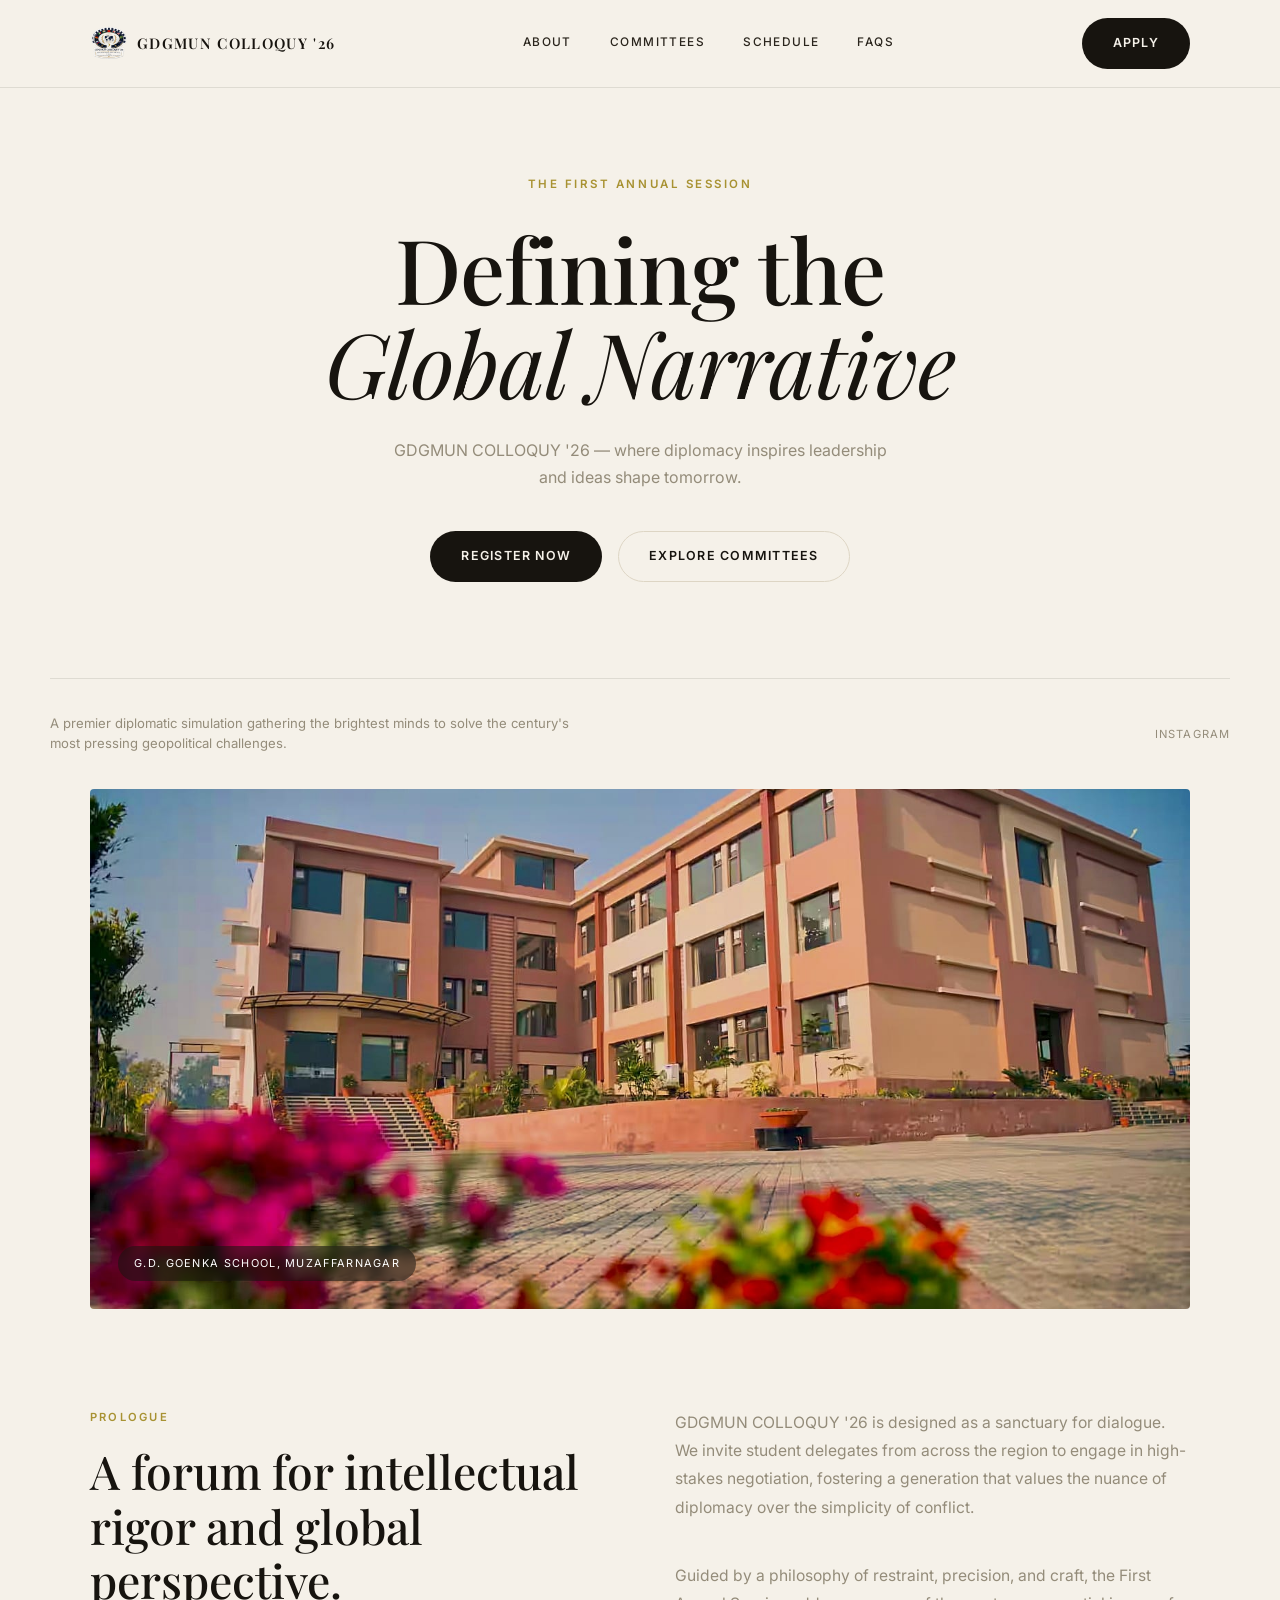
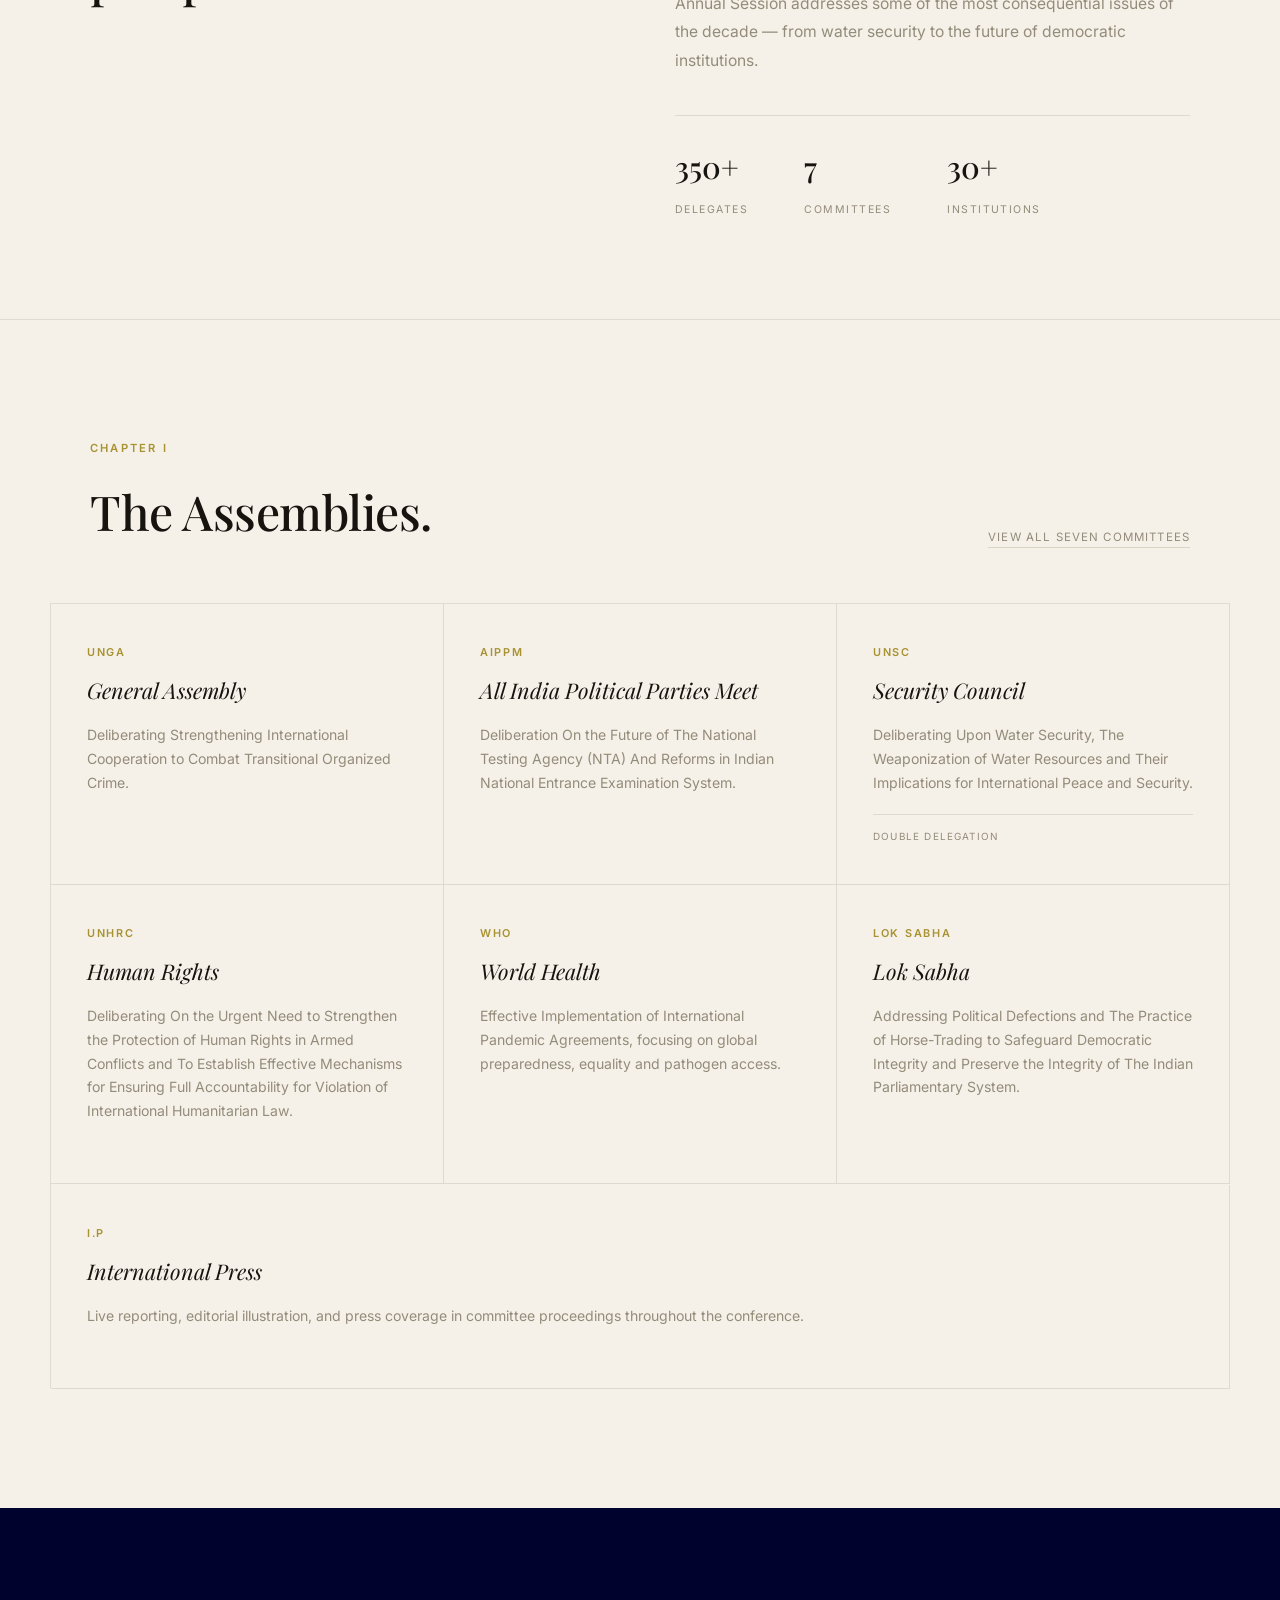
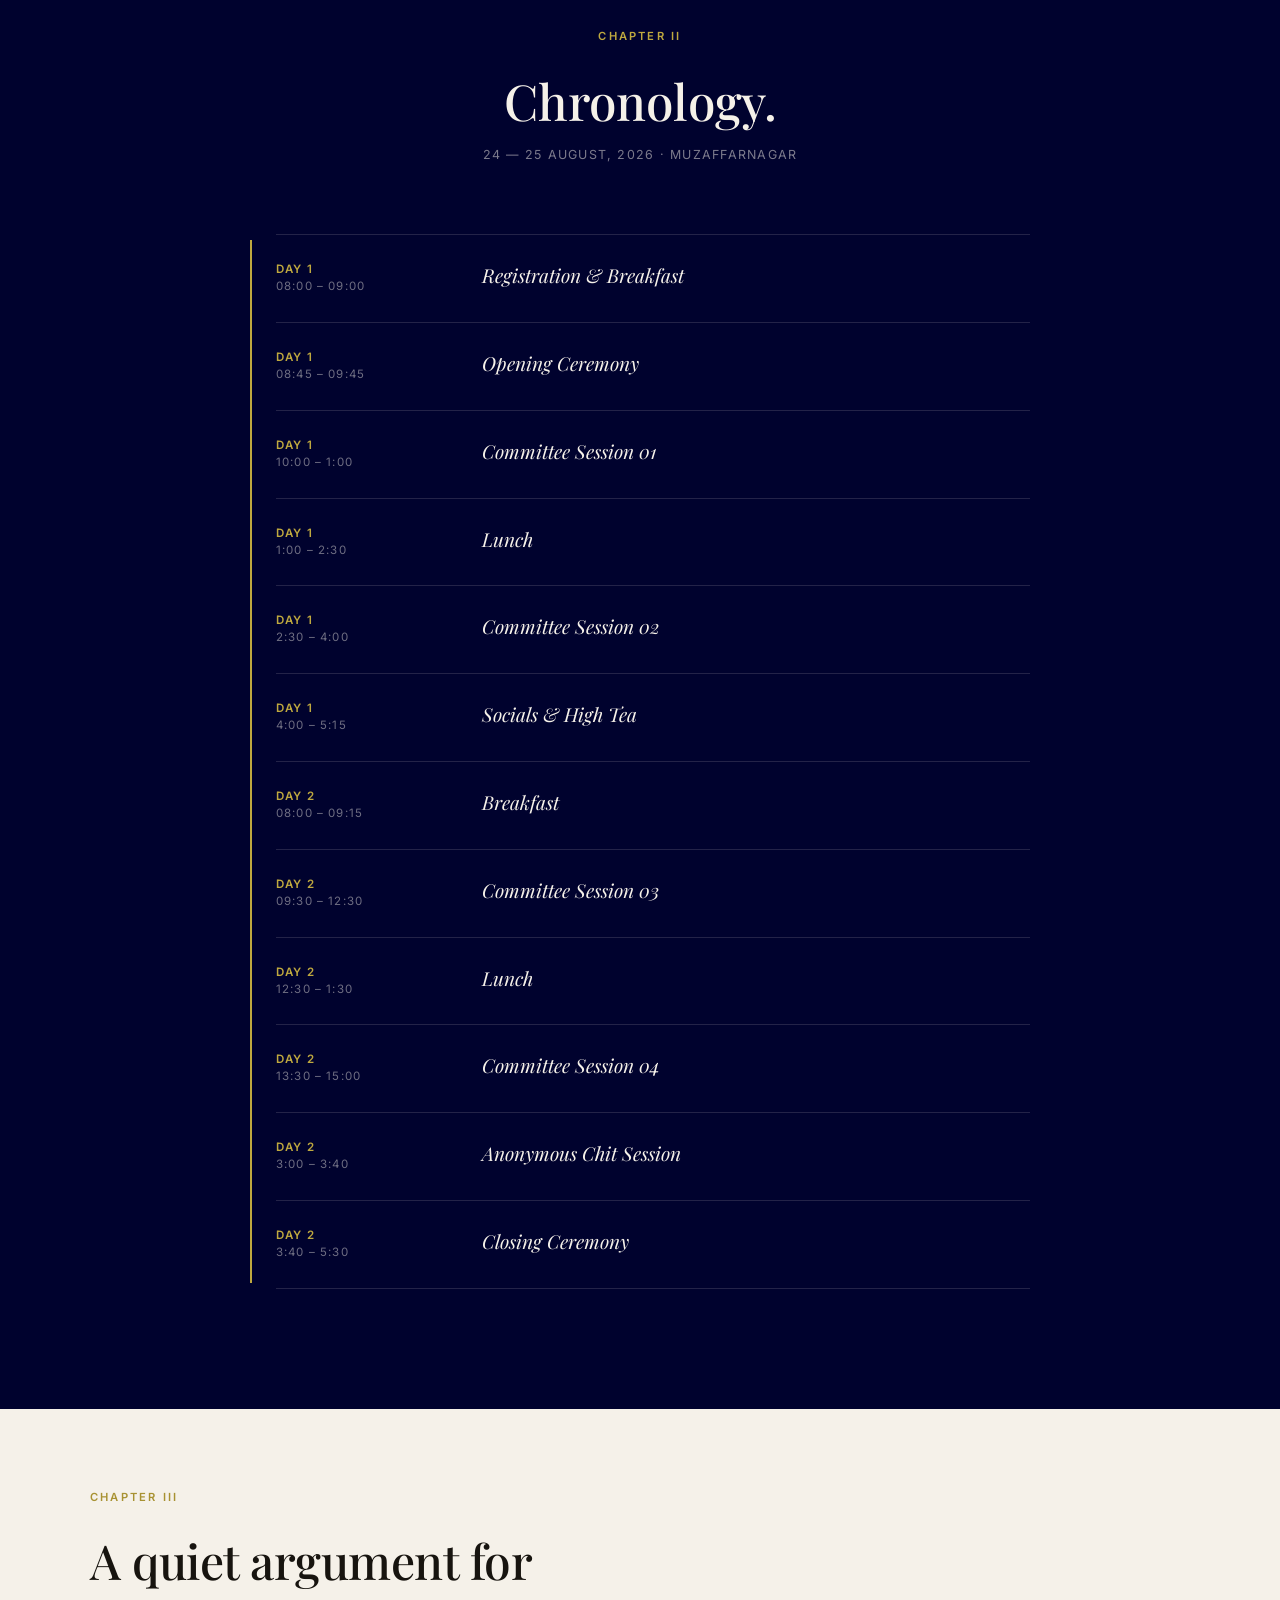
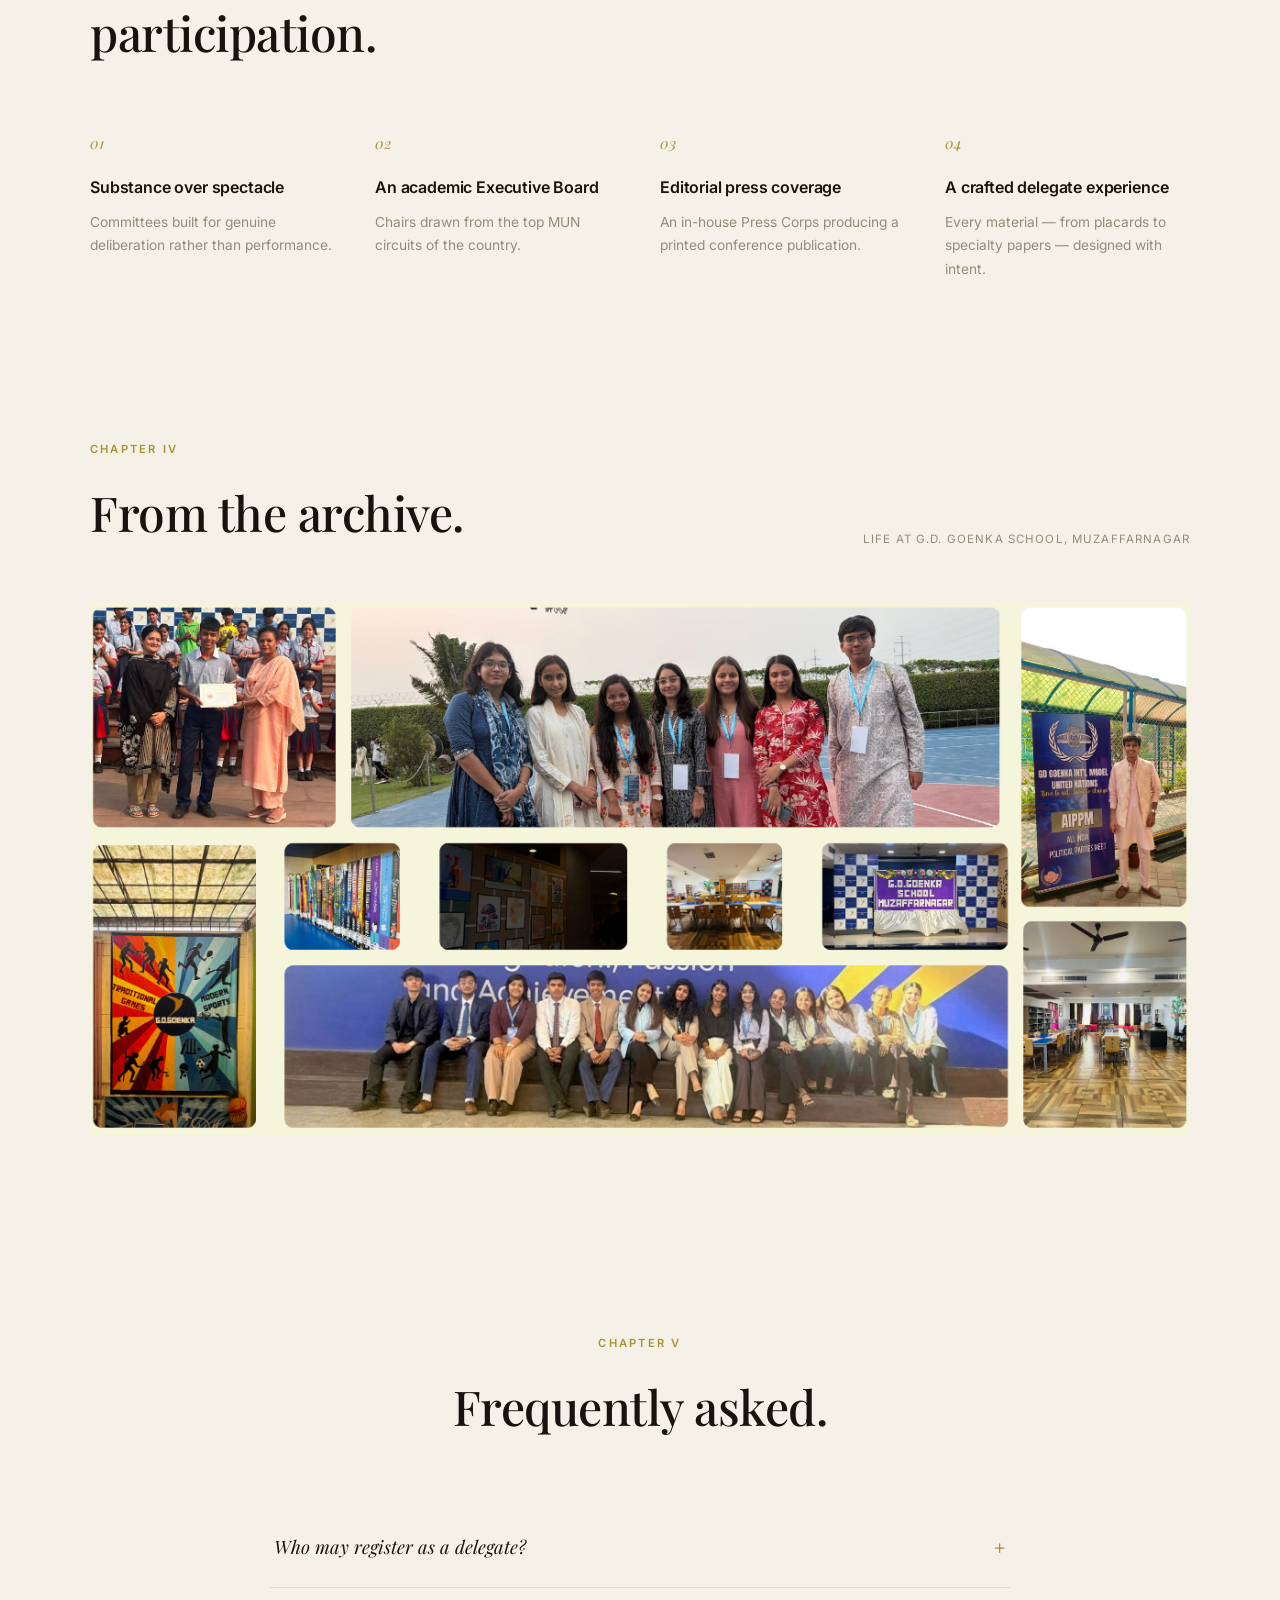
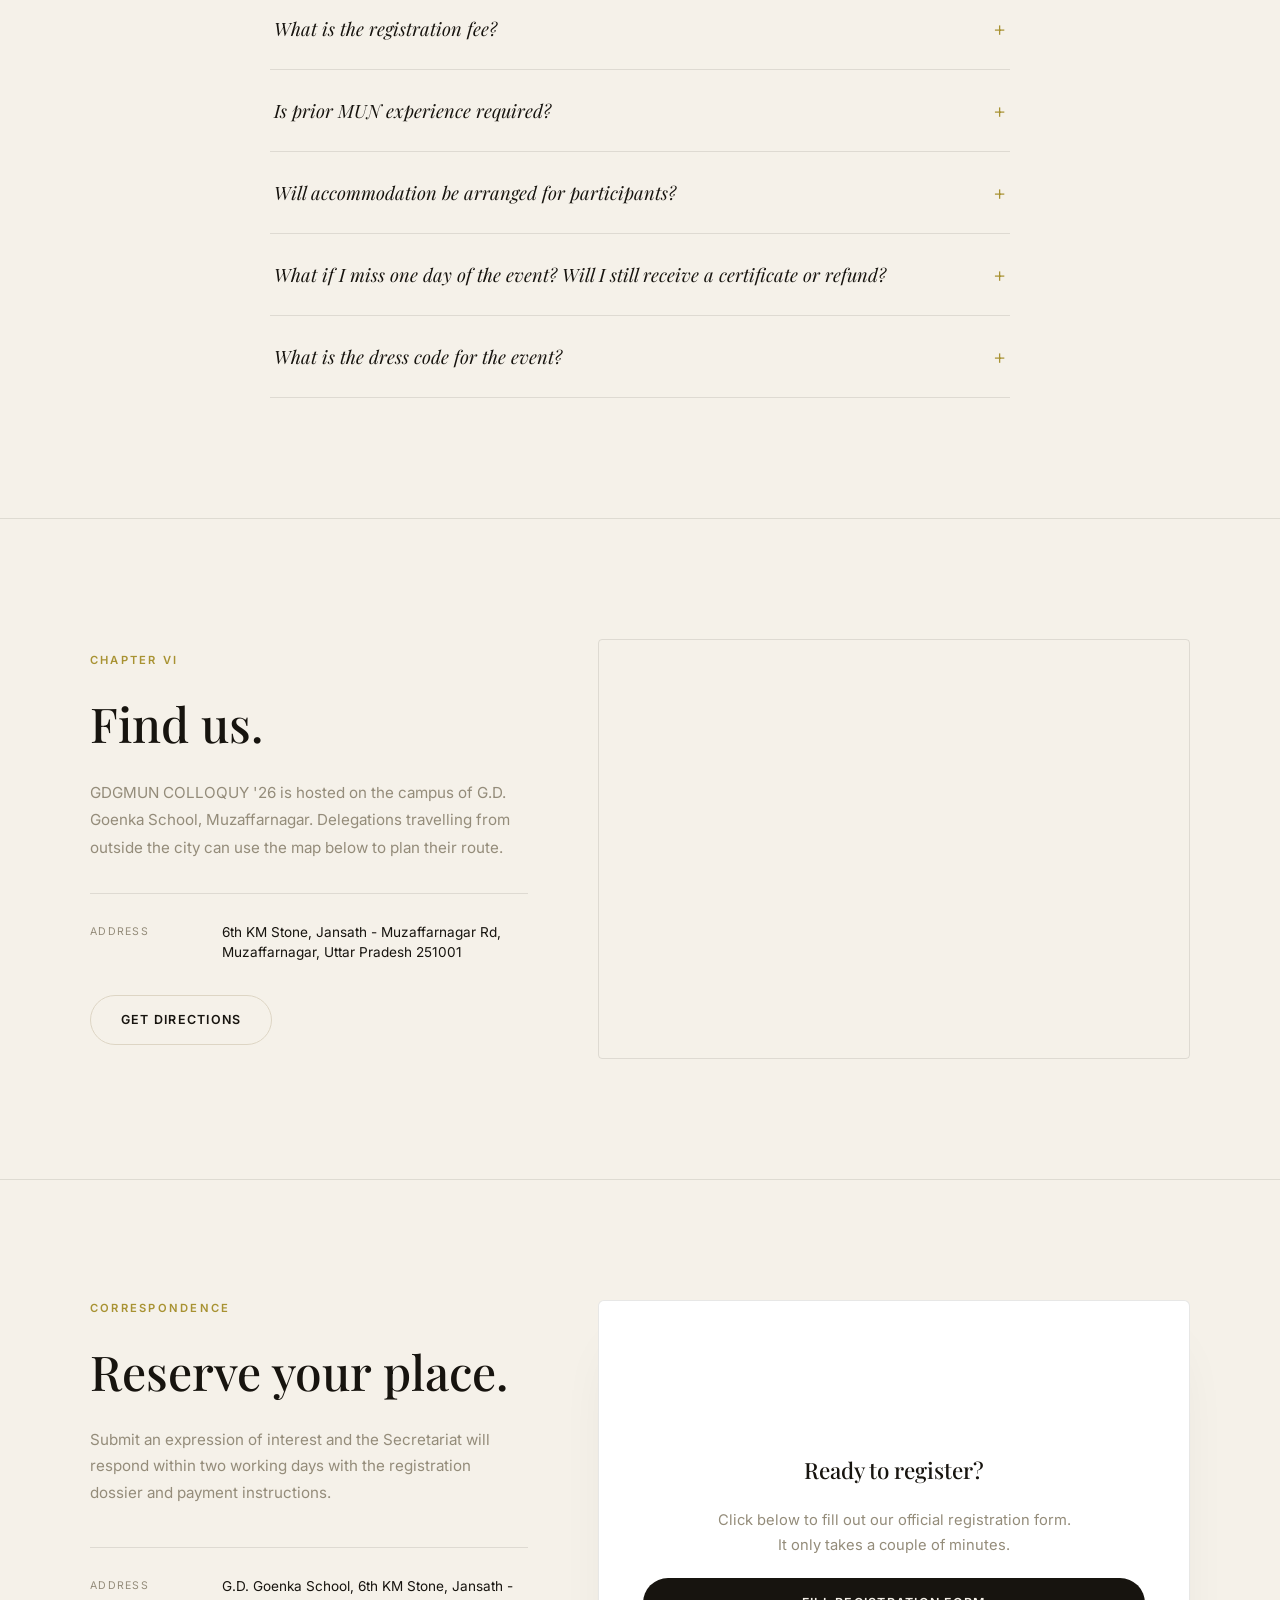
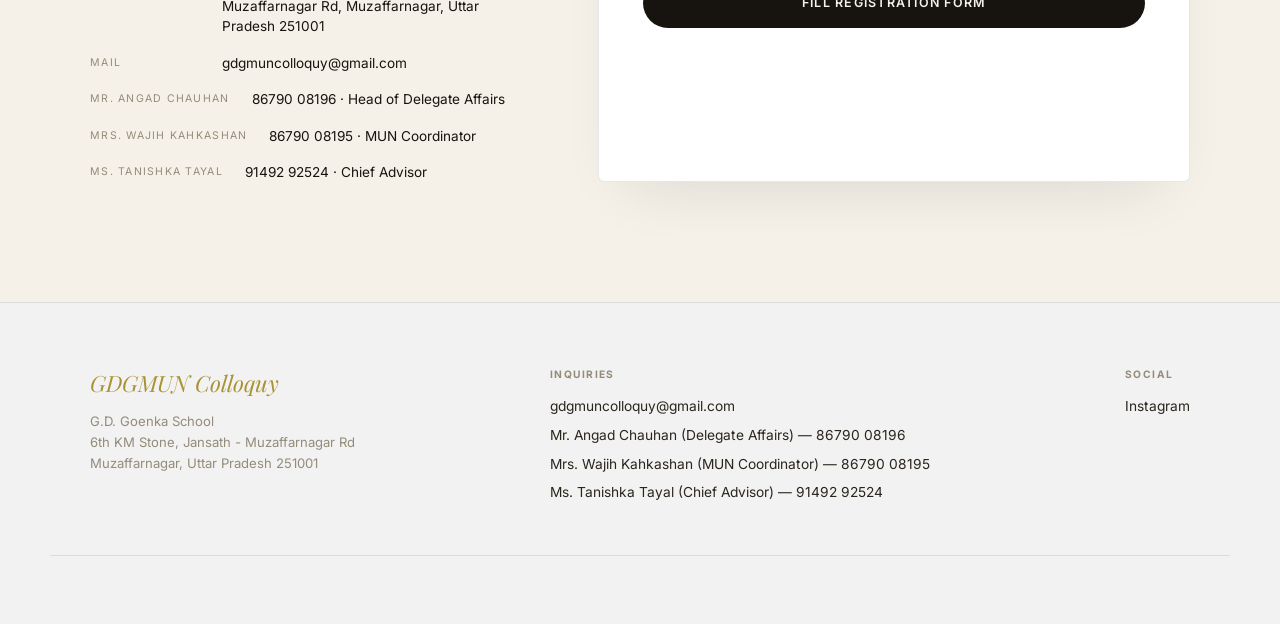
<file: index.html>
<!DOCTYPE html>
<html lang="en">
<head>
<meta charset="UTF-8">
<meta name="viewport" content="width=device-width, initial-scale=1.0">
<title>GDGMUN COLLOQUY '26 — Deciphering Diplomacy</title>
<link rel="stylesheet" href="styles.css">
</head>
<body>

<nav class="nav">
  <div class="nav-inner">
    <a href="index.html" class="logo"><img src="logo.png" alt="GDGMUN Colloquy logo">GDGMUN COLLOQUY '26</a>
    <ul class="nav-links">
      <li><a href="#about">About</a></li>
      <li><a href="#committees">Committees</a></li>
      <li><a href="#schedule">Schedule</a></li>
      <li><a href="#faqs">FAQs</a></li>
    </ul>
    <div class="nav-cta-wrap">
      <a href="apply.html" class="btn btn-dark">Apply</a>
    </div>
  </div>
</nav>

<header class="hero" id="about">
  <div class="hero-eyebrow">The First Annual Session</div>
  <h1>Defining the<br><em>Global Narrative</em></h1>
  <p>GDGMUN COLLOQUY '26 — where diplomacy inspires leadership and ideas shape tomorrow.</p>
  <div class="hero-actions">
    <a href="apply.html" class="btn btn-dark">Register Now</a>
    <a href="#committees" class="btn btn-outline">Explore Committees</a>
  </div>
</header>

<div class="wrap hero-meta">
  <p style="max-width:520px;">A premier diplomatic simulation gathering the brightest minds to solve the century's most pressing geopolitical challenges.</p>
  <div class="socials">
    <a href="https://www.instagram.com/gdgmun_colloquy_muzaffarnagar/" target="_blank" rel="noopener">Instagram</a>
  </div>
</div>

<div class="hero-image">
  <div class="frame">
    <img src="hero-school.jpeg" alt="G.D. Goenka School, Muzaffarnagar">
    <span class="cap">G.D. Goenka School, Muzaffarnagar</span>
  </div>
</div>

<section class="prologue">
  <div class="wrap prologue-grid">
    <div class="prologue-left">
      <div class="chapter-label">Prologue</div>
      <h2>A forum for intellectual rigor and global perspective.</h2>
    </div>
    <div class="prologue-right">
      <p>GDGMUN COLLOQUY '26 is designed as a sanctuary for dialogue. We invite student delegates from across the region to engage in high-stakes negotiation, fostering a generation that values the nuance of diplomacy over the simplicity of conflict.</p>
      <p>Guided by a philosophy of restraint, precision, and craft, the First Annual Session addresses some of the most consequential issues of the decade — from water security to the future of democratic institutions.</p>
      <div class="stat-row">
        <div class="stat"><b>350+</b><span>Delegates</span></div>
        <div class="stat"><b>7</b><span>Committees</span></div>
        <div class="stat"><b>30+</b><span>Institutions</span></div>
      </div>
    </div>
  </div>
</section>

<section id="committees">
  <div class="wrap">
    <div class="assemblies-head">
      <div>
        <div class="chapter-label">Chapter I</div>
        <h2 class="section-title">The Assemblies.</h2>
      </div>
      <div class="right"><a href="#committees">View all seven committees</a></div>
    </div>
  </div>
  <div class="wrap" style="padding:0;">
    <div class="committee-grid">
      <div class="committee-card">
        <span class="abbr">UNGA</span>
        <h3>General Assembly</h3>
        <p>Deliberating Strengthening International Cooperation to Combat Transitional Organized Crime.</p>
      </div>
      <div class="committee-card">
        <span class="abbr">AIPPM</span>
        <h3>All India Political Parties Meet</h3>
        <p>Deliberation On the Future of The National Testing Agency (NTA) And Reforms in Indian National Entrance Examination System.</p>
      </div>
      <div class="committee-card">
        <span class="abbr">UNSC</span>
        <h3>Security Council</h3>
        <p>Deliberating Upon Water Security, The Weaponization of Water Resources and Their Implications for International Peace and Security.</p>
        <span class="tag">Double Delegation</span>
      </div>
      <div class="committee-card">
        <span class="abbr">UNHRC</span>
        <h3>Human Rights</h3>
        <p>Deliberating On the Urgent Need to Strengthen the Protection of Human Rights in Armed Conflicts and To Establish Effective Mechanisms for Ensuring Full Accountability for Violation of International Humanitarian Law.</p>
      </div>
      <div class="committee-card">
        <span class="abbr">WHO</span>
        <h3>World Health</h3>
        <p>Effective Implementation of International Pandemic Agreements, focusing on global preparedness, equality and pathogen access.</p>
      </div>
      <div class="committee-card">
        <span class="abbr">LOK SABHA</span>
        <h3>Lok Sabha</h3>
        <p>Addressing Political Defections and The Practice of Horse-Trading to Safeguard Democratic Integrity and Preserve the Integrity of The Indian Parliamentary System.</p>
      </div>
      <div class="committee-card span-full">
        <span class="abbr">I.P</span>
        <h3>International Press</h3>
        <p>Live reporting, editorial illustration, and press coverage in committee proceedings throughout the conference.</p>
      </div>
    </div>
  </div>
</section>

<section class="chronology" id="schedule">
  <div class="wrap">
    <div class="chapter-label">Chapter II</div>
    <h2>Chronology.</h2>
    <div class="sub">24 — 25 August, 2026 · Muzaffarnagar</div>
    <div class="timeline">
      <div class="tl-item">
        <div class="tl-day"><b>Day 1</b><br>08:00 – 09:00</div>
        <div class="tl-body">
          <h4>Registration &amp; Breakfast</h4>
        </div>
      </div>
      <div class="tl-item">
        <div class="tl-day"><b>Day 1</b><br>08:45 – 09:45</div>
        <div class="tl-body">
          <h4>Opening Ceremony</h4>
        </div>
      </div>
      <div class="tl-item">
        <div class="tl-day"><b>Day 1</b><br>10:00 – 1:00</div>
        <div class="tl-body">
          <h4>Committee Session 01</h4>
        </div>
      </div>
      <div class="tl-item">
        <div class="tl-day"><b>Day 1</b><br>1:00 – 2:30</div>
        <div class="tl-body">
          <h4>Lunch</h4>
        </div>
      </div>
      <div class="tl-item">
        <div class="tl-day"><b>Day 1</b><br>2:30 – 4:00</div>
        <div class="tl-body">
          <h4>Committee Session 02</h4>
        </div>
      </div>
      <div class="tl-item">
        <div class="tl-day"><b>Day 1</b><br>4:00 – 5:15</div>
        <div class="tl-body">
          <h4>Socials &amp; High Tea</h4>
        </div>
      </div>
      <div class="tl-item">
        <div class="tl-day"><b>Day 2</b><br>08:00 – 09:15</div>
        <div class="tl-body">
          <h4>Breakfast</h4>
        </div>
      </div>
      <div class="tl-item">
        <div class="tl-day"><b>Day 2</b><br>09:30 – 12:30</div>
        <div class="tl-body">
          <h4>Committee Session 03</h4>
        </div>
      </div>
      <div class="tl-item">
        <div class="tl-day"><b>Day 2</b><br>12:30 – 1:30</div>
        <div class="tl-body">
          <h4>Lunch</h4>
        </div>
      </div>
      <div class="tl-item">
        <div class="tl-day"><b>Day 2</b><br>13:30 – 15:00</div>
        <div class="tl-body">
          <h4>Committee Session 04</h4>
        </div>
      </div>
      <div class="tl-item">
        <div class="tl-day"><b>Day 2</b><br>3:00 – 3:40</div>
        <div class="tl-body">
          <h4>Anonymous Chit Session</h4>
        </div>
      </div>
      <div class="tl-item">
        <div class="tl-day"><b>Day 2</b><br>3:40 – 5:30</div>
        <div class="tl-body">
          <h4>Closing Ceremony</h4>
        </div>
      </div>
    </div>
  </div>
</section>

<section class="section-tight">
  <div class="wrap">
    <div class="why-head">
      <div class="chapter-label">Chapter III</div>
      <h2 class="section-title">A quiet argument for participation.</h2>
    </div>
    <div class="why-grid">
      <div class="why-item">
        <span class="num">01</span>
        <h4>Substance over spectacle</h4>
        <p>Committees built for genuine deliberation rather than performance.</p>
      </div>
      <div class="why-item">
        <span class="num">02</span>
        <h4>An academic Executive Board</h4>
        <p>Chairs drawn from the top MUN circuits of the country.</p>
      </div>
      <div class="why-item">
        <span class="num">03</span>
        <h4>Editorial press coverage</h4>
        <p>An in-house Press Corps producing a printed conference publication.</p>
      </div>
      <div class="why-item">
        <span class="num">04</span>
        <h4>A crafted delegate experience</h4>
        <p>Every material — from placards to specialty papers — designed with intent.</p>
      </div>
    </div>
  </div>
</section>

<section class="section-tight">
  <div class="wrap">
    <div class="archive-head">
      <div>
        <div class="chapter-label">Chapter IV</div>
        <h2 class="section-title">From the archive.</h2>
      </div>
      <div class="right">Life at G.D. Goenka School, Muzaffarnagar</div>
    </div>
    <div class="archive-grid">
      <img class="archive-single" src="archive-collage.png" alt="GDGMUN Colloquy — archive collage">
    </div>
  </div>
</section>

<section class="faq-inner-wrap" id="faqs">
  <div class="wrap faq-inner">
    <div class="chapter-label" style="text-align:center;">Chapter V</div>
    <h2 class="section-title">Frequently asked.</h2>

    <div class="faq-item">
      <button class="faq-q"><span>Who may register as a delegate?</span><span class="plus">+</span></button>
      <div class="faq-a"><p>Any student who is enrolled at a recognized secondary institution may register, individually or as part of a school delegation.</p></div>
    </div>
    <div class="faq-item">
      <button class="faq-q"><span>What is the registration fee?</span><span class="plus">+</span></button>
      <div class="faq-a"><p>₹2200 per delegation (NON-REFUNDABLE).</p></div>
    </div>
    <div class="faq-item">
      <button class="faq-q"><span>Is prior MUN experience required?</span><span class="plus">+</span></button>
      <div class="faq-a"><p>No. Committees such as ECOSOC and WHO are curated for first-time delegates, while UNSC and DISEC suit experienced diplomats.</p></div>
    </div>
    <div class="faq-item">
      <button class="faq-q"><span>Will accommodation be arranged for participants?</span><span class="plus">+</span></button>
      <div class="faq-a"><p>Accommodation may be arranged upon special request, subject to availability. Please note that submitting a request does not guarantee accommodation, and requests may be declined based on capacity and logistical constraints.</p></div>
    </div>
    <div class="faq-item">
      <button class="faq-q"><span>What if I miss one day of the event? Will I still receive a certificate or refund?</span><span class="plus">+</span></button>
      <div class="faq-a"><p>Yes. If you are unable to attend one day due to your personal availability, you will still be considered an official participant. However, no refund or adjustment will be provided for the missed day. As long as you are registered, you will remain eligible to receive a participation certificate despite missing one day of the event.</p></div>
    </div>
    <div class="faq-item">
      <button class="faq-q"><span>What is the dress code for the event?</span><span class="plus">+</span></button>
      <div class="faq-a"><p>Day 1: Western Formals.<br>Day 2: Indian Formals.</p></div>
    </div>
  </div>
</section>

<section class="location">
  <div class="wrap location-grid">
    <div class="location-left">
      <div class="chapter-label">Chapter VI</div>
      <h2>Find us.</h2>
      <p>GDGMUN COLLOQUY '26 is hosted on the campus of G.D. Goenka School, Muzaffarnagar. Delegations travelling from outside the city can use the map below to plan their route.</p>
      <div class="contact-info" style="margin-bottom:32px;">
        <div class="row"><span class="label">Address</span><span>6th KM Stone, Jansath - Muzaffarnagar Rd, Muzaffarnagar, Uttar Pradesh 251001</span></div>
      </div>
      <div class="location-actions">
        <a href="https://maps.app.goo.gl/2oJaDySYktSLNpAg7" target="_blank" rel="noopener" class="btn btn-outline">Get Directions</a>
      </div>
    </div>
    <div class="map-frame">
      <iframe src="https://www.google.com/maps?q=G.D.%20Goenka%20Public%20School%20Muzaffarnagar%2C%206th%20KM%20Stone%2C%20Jansath%20-%20Muzaffarnagar%20Rd%2C%20Muzaffarnagar%2C%20Uttar%20Pradesh%20251001&output=embed" loading="lazy" referrerpolicy="no-referrer-when-downgrade" title="G.D. Goenka School, Muzaffarnagar — map"></iframe>
    </div>
  </div>
</section>

<section class="contact">
  <div class="wrap contact-grid">
    <div class="contact-left">
      <div class="chapter-label">Correspondence</div>
      <h2>Reserve your place.</h2>
      <p>Submit an expression of interest and the Secretariat will respond within two working days with the registration dossier and payment instructions.</p>
      <div class="contact-info">
        <div class="row"><span class="label">Address</span><span>G.D. Goenka School, 6th KM Stone, Jansath - Muzaffarnagar Rd, Muzaffarnagar, Uttar Pradesh 251001</span></div>
        <div class="row"><span class="label">Mail</span><span>gdgmuncolloquy@gmail.com</span></div>
        <div class="row"><span class="label">Mr. Angad Chauhan</span><span>86790 08196 · Head of Delegate Affairs</span></div>
        <div class="row"><span class="label">Mrs. Wajih Kahkashan</span><span>86790 08195 · MUN Coordinator</span></div>
        <div class="row"><span class="label">Ms. Tanishka Tayal</span><span>91492 92524 · Chief Advisor</span></div>
      </div>
    </div>
    <div class="card-form" style="display:flex; flex-direction:column; align-items:center; justify-content:center; text-align:center; gap:20px;">
      <h3 style="font-family:var(--serif); font-weight:500; font-size:1.4rem; margin:0;">Ready to register?</h3>
      <p style="color:var(--muted); font-size:0.92rem; line-height:1.7; max-width:360px; margin:0;">Click below to fill out our official registration form. It only takes a couple of minutes.</p>
      <a href="https://docs.google.com/forms/d/e/1FAIpQLScMuItA0tndtoW7aZM3w0YeORX50f2oAm7iC-nPapMJYFkEoA/viewform?usp=sharing&ouid=115895944353157641264" target="_blank" rel="noopener" class="btn btn-dark" style="width:100%;">Fill Registration Form</a>
    </div>
  </div>
</section>

<footer>
  <div class="wrap footer-top">
    <div>
      <div class="footer-brand">GDGMUN Colloquy</div>
      <div class="footer-addr">G.D. Goenka School<br>6th KM Stone, Jansath - Muzaffarnagar Rd<br>Muzaffarnagar, Uttar Pradesh 251001</div>
    </div>
    <div class="footer-col">
      <h6>Inquiries</h6>
      <a href="mailto:gdgmuncolloquy@gmail.com">gdgmuncolloquy@gmail.com</a>
      <a href="tel:+918679008196">Mr. Angad Chauhan (Delegate Affairs) — 86790 08196</a>
      <a href="tel:+918679008195">Mrs. Wajih Kahkashan (MUN Coordinator) — 86790 08195</a>
      <a href="tel:+918679008195">Ms. Tanishka Tayal (Chief Advisor) — 91492 92524</a>
    </div>
    <div class="footer-col">
      <h6>Social</h6>
      <a href="https://www.instagram.com/gdgmun_colloquy_muzaffarnagar/" target="_blank" rel="noopener">Instagram</a>
    </div>
  </div>
  <div class="wrap footer-bottom">
    <span>© 2026 G.D. Goenka School, Muzaffarnagar</span>
    <span>First Annual Session · Muzaffarnagar</span>
  </div>
</footer>

<script src="script.js"></script>
</body>
</html>
</file>
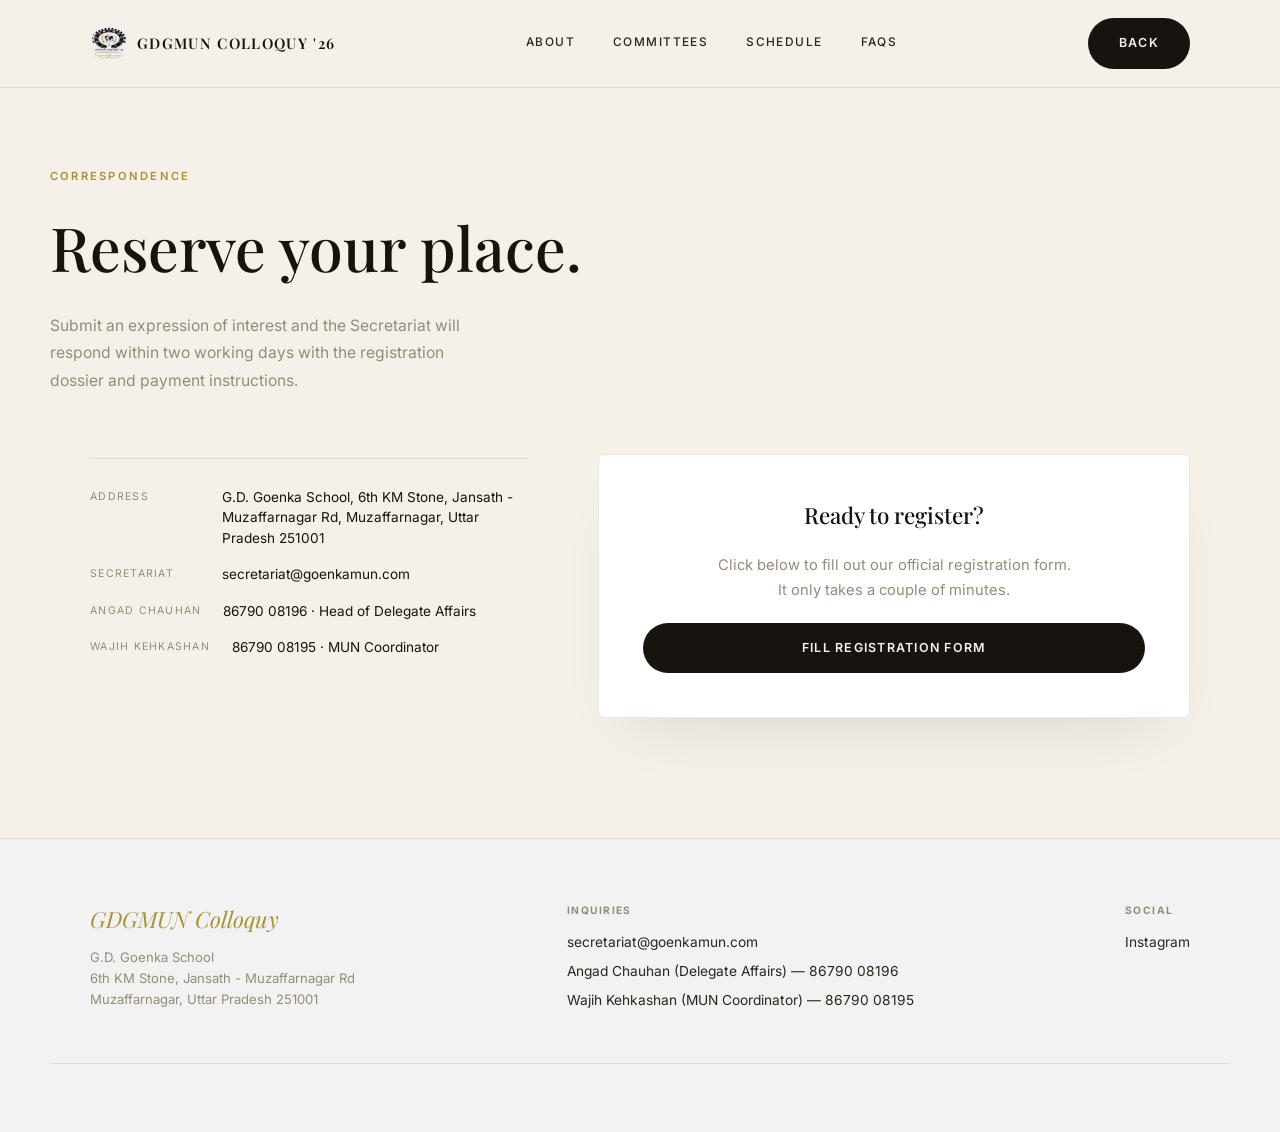
<file: apply.html>
<!DOCTYPE html>
<html lang="en">
<head>
<meta charset="UTF-8">
<meta name="viewport" content="width=device-width, initial-scale=1.0">
<title>Reserve Your Place — GDGMUN COLLOQUY '26</title>
<link rel="stylesheet" href="styles.css">
</head>
<body>

<nav class="nav">
  <div class="nav-inner">
    <a href="index.html" class="logo"><img src="logo.png" alt="GDGMUN Colloquy logo">GDGMUN COLLOQUY '26</a>
    <ul class="nav-links">
      <li><a href="index.html#about">About</a></li>
      <li><a href="index.html#committees">Committees</a></li>
      <li><a href="index.html#schedule">Schedule</a></li>
      <li><a href="index.html#faqs">FAQs</a></li>
    </ul>
    <div class="nav-cta-wrap">
      <a href="index.html" class="btn btn-dark">Back</a>
    </div>
  </div>
</nav>

<div class="apply-hero">
  <div class="apply-hero-inner">
    <div class="chapter-label">Correspondence</div>
    <h1>Reserve your place.</h1>
    <p>Submit an expression of interest and the Secretariat will respond within two working days with the registration dossier and payment instructions.</p>
  </div>
</div>

<div class="apply-grid">
  <div class="contact-left" style="padding-top:4px;">
    <div class="contact-info" style="border-top:1px solid var(--line-soft); padding-top:28px;">
      <div class="row"><span class="label">Address</span><span>G.D. Goenka School, 6th KM Stone, Jansath - Muzaffarnagar Rd, Muzaffarnagar, Uttar Pradesh 251001</span></div>
      <div class="row"><span class="label">Secretariat</span><span>secretariat@goenkamun.com</span></div>
      <div class="row"><span class="label">Angad Chauhan</span><span>86790 08196 · Head of Delegate Affairs</span></div>
      <div class="row"><span class="label">Wajih Kehkashan</span><span>86790 08195 · MUN Coordinator</span></div>
    </div>
  </div>

  <div class="card-form" style="display:flex; flex-direction:column; align-items:center; justify-content:center; text-align:center; gap:20px;">
    <h3 style="font-family:var(--serif); font-weight:500; font-size:1.4rem; margin:0;">Ready to register?</h3>
    <p style="color:var(--muted); font-size:0.92rem; line-height:1.7; max-width:360px; margin:0;">Click below to fill out our official registration form. It only takes a couple of minutes.</p>
    <a href="https://docs.google.com/forms/d/e/1FAIpQLScMuItA0tndtoW7aZM3w0YeORX50f2oAm7iC-nPapMJYFkEoA/viewform?usp=sharing&ouid=115895944353157641264" target="_blank" rel="noopener" class="btn btn-dark" style="width:100%;">Fill Registration Form</a>
  </div>
</div>

<footer>
  <div class="wrap footer-top">
    <div>
      <div class="footer-brand">GDGMUN Colloquy</div>
      <div class="footer-addr">G.D. Goenka School<br>6th KM Stone, Jansath - Muzaffarnagar Rd<br>Muzaffarnagar, Uttar Pradesh 251001</div>
    </div>
    <div class="footer-col">
      <h6>Inquiries</h6>
      <a href="mailto:secretariat@goenkamun.com">secretariat@goenkamun.com</a>
      <a href="tel:+918679008196">Angad Chauhan (Delegate Affairs) — 86790 08196</a>
      <a href="tel:+918679008195">Wajih Kehkashan (MUN Coordinator) — 86790 08195</a>
    </div>
    <div class="footer-col">
      <h6>Social</h6>
      <a href="https://www.instagram.com/gdgmun_colloquy_muzaffarnagar/" target="_blank" rel="noopener">Instagram</a>
    </div>
  </div>
  <div class="wrap footer-bottom">
    <span>© 2026 G.D. Goenka School, Muzaffarnagar</span>
    <span>First Annual Session · Muzaffarnagar</span>
  </div>
</footer>

<script src="script.js"></script>
</body>
</html>
</file>
<file: styles.css>
/* ============================================================
   GOENKA MUN 2026 — shared stylesheet
   ============================================================ */

@import url('https://fonts.googleapis.com/css2?family=Playfair+Display:ital,wght@0,400;0,500;0,600;1,400;1,500&family=Inter:wght@300;400;500;600&display=swap');

:root{
  --cream:        #f5f1e9;
  --cream-2:      #F2F2F2;   /* Concrete */
  --ink:           #17140f;
  --ink-soft:      #2a251d;
  --line:          #ddd5c4;
  --line-soft:     rgba(23,20,15,0.1);
  --muted:         #948c7a;
  --gold:          #A89232;  /* Luxor Gold */
  --gold-2:        #bfa93f;  /* lighter gold, for dark-bg contexts */
  --chronology-bg: #00022E;  /* dark blue — chronology section only, per brief */

  --serif: 'Playfair Display', Georgia, serif;
  --sans:  'Inter', -apple-system, BlinkMacSystemFont, 'Segoe UI', sans-serif;

  --eyebrow: 0.72rem;
}

*,*::before,*::after{ box-sizing:border-box; }

html{ scroll-behavior:smooth; }

body{
  margin:0;
  background:var(--cream);
  color:var(--ink);
  font-family:var(--sans);
  font-weight:400;
  line-height:1.5;
  -webkit-font-smoothing:antialiased;
}

a{ color:inherit; text-decoration:none; }
img{ max-width:100%; display:block; }
ul{ list-style:none; margin:0; padding:0; }
button{ font-family:inherit; cursor:pointer; }
input,select,textarea{ font-family:inherit; }

:focus-visible{
  outline:2px solid var(--gold);
  outline-offset:3px;
}

.eyebrow{
  font-size:var(--eyebrow);
  letter-spacing:0.18em;
  text-transform:uppercase;
  color:var(--gold);
  font-weight:600;
}

.wrap{
  max-width:1180px;
  margin:0 auto;
  padding:0 40px;
}

/* ---------------- Motion / Scroll reveal ---------------- */
.reveal{
  opacity:0;
  transform:translateY(26px);
  transition:opacity .7s cubic-bezier(.16,.8,.24,1),
             transform .7s cubic-bezier(.16,.8,.24,1);
  will-change:opacity, transform;
}
.reveal.in-view{
  opacity:1;
  transform:translateY(0);
}
@keyframes fadeUpIn{
  from{ opacity:0; transform:translateY(22px); }
  to{ opacity:1; transform:translateY(0); }
}

/* ---------------- Buttons ---------------- */
.btn{
  display:inline-flex;
  align-items:center;
  justify-content:center;
  gap:8px;
  padding:15px 30px;
  border-radius:999px;
  font-size:0.78rem;
  letter-spacing:0.1em;
  text-transform:uppercase;
  font-weight:600;
  border:1px solid transparent;
  transition:background .25s ease, color .25s ease, border-color .25s ease, transform .25s ease, box-shadow .25s ease;
  white-space:nowrap;
}
.btn:hover{ transform:translateY(-3px); box-shadow:0 14px 26px -16px rgba(23,20,15,0.4); }
.btn:active{ transform:translateY(-1px); }
.btn-dark{ background:var(--ink); color:var(--cream); }
.btn-dark:hover{ background:var(--gold); color:var(--ink); }
.btn-outline{ background:transparent; color:var(--ink); border-color:var(--line); }
.btn-outline:hover{ border-color:var(--ink); }
.btn-light{ background:var(--cream); color:var(--ink); }
.btn-light:hover{ background:var(--gold); color:var(--ink); }
.btn:disabled{ opacity:0.6; cursor:default; }

/* ---------------- Nav ---------------- */
.nav{
  position:sticky;
  top:0;
  z-index:100;
  background:rgba(245,241,233,0.88);
  backdrop-filter:blur(10px);
  border-bottom:1px solid var(--line-soft);
  transition:box-shadow .35s ease;
}
.nav.scrolled{
  box-shadow:0 12px 30px -22px rgba(23,20,15,0.35);
}
.nav-inner{
  max-width:1180px;
  margin:0 auto;
  padding:18px 40px;
  display:flex;
  align-items:center;
  justify-content:space-between;
  transition:padding .35s ease;
}
.nav.scrolled .nav-inner{
  padding-top:12px;
  padding-bottom:12px;
}
.logo img{
  transition:transform .35s ease;
}
.nav.scrolled .logo img{
  transform:scale(0.92);
}
.logo{
  display:flex;
  align-items:center;
  gap:9px;
  font-family:var(--serif);
  font-size:0.92rem;
  letter-spacing:0.09em;
  text-transform:uppercase;
  font-weight:600;
}
.logo .dot{
  width:7px; height:7px; border-radius:50%;
  background:var(--gold);
  display:inline-block;
}
.logo img{
  height:38px;
  width:auto;
  display:block;
}
.nav-links{
  display:flex;
  gap:38px;
  font-size:0.74rem;
  letter-spacing:0.12em;
  text-transform:uppercase;
  font-weight:500;
  color:var(--ink-soft);
}
.nav-links a{ position:relative; padding-bottom:4px; transition:color .25s ease; }
.nav-links a::after{
  content:'';
  position:absolute;
  left:0; bottom:0;
  width:100%; height:1px;
  background:var(--gold);
  transform:scaleX(0);
  transform-origin:right;
  transition:transform .3s cubic-bezier(.16,.8,.24,1);
}
.nav-links a:hover{ color:var(--gold); }
.nav-links a:hover::after{ transform:scaleX(1); transform-origin:left; }
.nav-cta-wrap{ display:flex; align-items:center; gap:22px; }
.nav-burger{ display:none; }

/* ---------------- Hero ---------------- */
.hero{
  padding:88px 40px 40px;
  text-align:center;
}
.hero-eyebrow{
  font-size:0.72rem;
  letter-spacing:0.22em;
  text-transform:uppercase;
  color:var(--gold);
  font-weight:600;
  margin-bottom:28px;
  animation:fadeUpIn .8s cubic-bezier(.16,.8,.24,1) both;
}
.hero h1{
  font-family:var(--serif);
  font-weight:500;
  font-size:clamp(3rem,7vw,5.6rem);
  line-height:1.05;
  margin:0 0 28px;
  letter-spacing:-0.01em;
  animation:fadeUpIn .9s cubic-bezier(.16,.8,.24,1) .12s both;
}
.hero h1 em{
  font-style:italic;
  font-weight:400;
  color:var(--ink);
}
.hero p{
  max-width:520px;
  margin:0 auto 40px;
  color:var(--muted);
  font-size:1rem;
  line-height:1.7;
  animation:fadeUpIn .9s cubic-bezier(.16,.8,.24,1) .24s both;
}
.hero-actions{
  display:flex;
  gap:16px;
  justify-content:center;
  margin-bottom:56px;
  animation:fadeUpIn .9s cubic-bezier(.16,.8,.24,1) .36s both;
}
.hero-meta{
  display:flex;
  align-items:center;
  justify-content:space-between;
  max-width:1180px;
  margin:0 auto;
  padding:22px 0;
  border-top:1px solid var(--line-soft);
  font-size:0.82rem;
  color:var(--muted);
}
.hero-meta .socials{ display:flex; gap:18px; font-size:0.7rem; letter-spacing:0.1em; text-transform:uppercase; }
.hero-meta .socials a:hover{ color:var(--gold); }

.hero-image{
  position:relative;
  max-width:1180px;
  margin:0 auto 0;
  padding:0 40px;
}
.hero-image .frame{
  position:relative;
  border-radius:4px;
  overflow:hidden;
  height:520px;
  animation:fadeUpIn 1s cubic-bezier(.16,.8,.24,1) .48s both;
}
.hero-image img{
  width:100%;
  height:100%;
  object-fit:cover;
  transition:transform .8s cubic-bezier(.16,.8,.24,1);
}
.hero-image .frame:hover img{ transform:scale(1.04); }
.hero-image .cap{
  position:absolute;
  left:28px; bottom:28px;
  background:rgba(23,20,15,0.55);
  color:#fff;
  font-size:0.68rem;
  letter-spacing:0.12em;
  text-transform:uppercase;
  padding:9px 16px;
  border-radius:999px;
  backdrop-filter:blur(4px);
}

/* ---------------- Section shells ---------------- */
section{ padding:120px 0; }
.section-tight{ padding:80px 0; }
.chapter-label{
  font-size:0.7rem;
  letter-spacing:0.2em;
  text-transform:uppercase;
  color:var(--gold);
  font-weight:600;
  margin-bottom:18px;
}
h2.section-title{
  font-family:var(--serif);
  font-weight:500;
  font-size:clamp(2.1rem,4vw,3rem);
  margin:0;
  letter-spacing:-0.01em;
}

/* ---------------- Prologue ---------------- */
.prologue{ padding:100px 0; border-bottom:1px solid var(--line-soft); }
.prologue-grid{
  display:grid;
  grid-template-columns:1fr 1fr;
  gap:70px;
  align-items:start;
}
.prologue h2{
  font-family:var(--serif);
  font-weight:500;
  font-size:clamp(2rem,4vw,2.9rem);
  line-height:1.18;
  margin:14px 0 0;
}
.prologue-right p{
  color:var(--muted);
  font-size:0.98rem;
  line-height:1.8;
  margin:0 0 40px;
}
.stat-row{
  display:flex;
  gap:56px;
  border-top:1px solid var(--line-soft);
  padding-top:28px;
}
.stat b{
  display:block;
  font-family:var(--serif);
  font-size:1.9rem;
  font-weight:500;
  margin-bottom:6px;
}
.stat span{
  font-size:0.66rem;
  letter-spacing:0.14em;
  text-transform:uppercase;
  color:var(--muted);
}

/* ---------------- Assemblies (committees) ---------------- */
.assemblies-head{
  display:flex;
  align-items:flex-end;
  justify-content:space-between;
  margin-bottom:56px;
}
.assemblies-head .right a{
  font-size:0.72rem;
  letter-spacing:0.1em;
  text-transform:uppercase;
  color:var(--muted);
  border-bottom:1px solid var(--line);
  padding-bottom:3px;
}
.assemblies-head .right a:hover{ color:var(--gold); border-color:var(--gold); }

.committee-grid{
  display:grid;
  grid-template-columns:repeat(3,1fr);
  border-top:1px solid var(--line-soft);
  border-left:1px solid var(--line-soft);
}
.committee-card{
  border-right:1px solid var(--line-soft);
  border-bottom:1px solid var(--line-soft);
  padding:40px 36px;
  position:relative;
  transition:background .25s ease, transform .3s ease, box-shadow .3s ease;
}
.committee-card:hover{
  background:var(--cream-2);
  transform:translateY(-6px);
  box-shadow:0 26px 44px -30px rgba(23,20,15,0.3);
  z-index:2;
}
.committee-card .abbr{ transition:letter-spacing .3s ease; }
.committee-card:hover .abbr{ letter-spacing:0.22em; }
.committee-card .abbr{
  font-size:0.68rem;
  letter-spacing:0.16em;
  text-transform:uppercase;
  color:var(--gold);
  font-weight:600;
  margin-bottom:14px;
  display:block;
}
.committee-card h3{
  font-family:var(--serif);
  font-style:italic;
  font-weight:400;
  font-size:1.35rem;
  margin:0 0 16px;
}
.committee-card p{
  color:var(--muted);
  font-size:0.88rem;
  line-height:1.7;
  margin:0 0 20px;
}
.committee-card .tag{
  font-size:0.62rem;
  letter-spacing:0.12em;
  text-transform:uppercase;
  color:var(--muted);
  border-top:1px solid var(--line-soft);
  padding-top:14px;
  display:block;
}
/* 7-committee layout: last card spans full width so the boxed grid
   doesn't leave empty bordered cells on the final row */
.committee-card.span-full{
  grid-column:1 / -1;
}
.committee-card.span-full p{ max-width:760px; }

/* ---------------- Chronology (dark) ---------------- */
.chronology{
  background:var(--chronology-bg);
  color:var(--cream);
  text-align:center;
}
.chronology .chapter-label{ color:var(--gold-2); }
.chronology h2{
  font-family:var(--serif);
  font-weight:500;
  font-size:clamp(2.2rem,4.5vw,3.1rem);
  margin:0 0 8px;
}
.chronology .sub{
  color:rgba(245,241,233,0.5);
  font-size:0.78rem;
  letter-spacing:0.1em;
  text-transform:uppercase;
  margin-bottom:70px;
}
.timeline{
  max-width:780px;
  margin:0 auto;
  text-align:left;
  position:relative;
  padding-left:26px;
}
.timeline::before{
  content:'';
  position:absolute;
  left:0; top:6px; bottom:6px;
  width:2px;
  background:rgba(245,241,233,0.14);
}
.timeline::after{
  content:'';
  position:absolute;
  left:0; top:6px;
  width:2px;
  height:0;
  background:var(--gold-2);
  transition:height 1.6s cubic-bezier(.16,.8,.24,1);
}
.timeline.in-view::after{ height:calc(100% - 12px); }
.tl-item{
  display:grid;
  grid-template-columns:170px 1fr;
  gap:36px;
  padding:26px 0;
  border-top:1px solid rgba(245,241,233,0.14);
  transition:padding-left .3s ease, border-color .3s ease;
}
.tl-item:hover{ padding-left:12px; border-color:rgba(245,241,233,0.3); }
.tl-item:hover .tl-day b{ color:#fff; }
.tl-item:last-child{ border-bottom:1px solid rgba(245,241,233,0.14); }
.tl-day{
  font-size:0.72rem;
  letter-spacing:0.1em;
  text-transform:uppercase;
  color:rgba(245,241,233,0.45);
}
.tl-day b{ color:var(--gold-2); font-weight:600; transition:color .3s ease; }
.tl-body h4{
  font-family:var(--serif);
  font-style:italic;
  font-weight:400;
  font-size:1.2rem;
  margin:0 0 6px;
}
.tl-body p{
  color:rgba(245,241,233,0.55);
  font-size:0.85rem;
  margin:0;
  max-width:480px;
}

/* ---------------- Why / argument ---------------- */
.why-head{ text-align:left; max-width:640px; margin-bottom:64px; }
.why-grid{
  display:grid;
  grid-template-columns:repeat(4,1fr);
  gap:40px;
}
.why-item{ transition:transform .3s ease; }
.why-item:hover{ transform:translateY(-6px); }
.why-item .num{
  font-family:var(--serif);
  font-style:italic;
  color:var(--gold);
  font-size:0.95rem;
  margin-bottom:20px;
  display:block;
  transition:transform .3s ease;
}
.why-item:hover .num{ transform:translateX(4px); }
.why-item h4{
  font-size:1rem;
  font-weight:600;
  margin:0 0 12px;
  letter-spacing:-0.01em;
}
.why-item p{
  color:var(--muted);
  font-size:0.86rem;
  line-height:1.7;
  margin:0;
}


/* ---------------- Archive (single collage image) ---------------- */
.archive-head{ display:flex; justify-content:space-between; align-items:flex-end; margin-bottom:56px; }
.archive-head .right{
  font-size:0.72rem;
  letter-spacing:0.1em;
  text-transform:uppercase;
  color:var(--muted);
}
.archive-grid{
  display:block;
  overflow:hidden;
  border-radius:4px;
}
.archive-grid .archive-single{
  width:100%;
  height:auto;
  display:block;
  object-fit:cover;
  border-radius:4px;
  transition:transform .7s cubic-bezier(.16,.8,.24,1);
}
.archive-grid:hover .archive-single{ transform:scale(1.035); }

/* ---------------- FAQ ---------------- */
.faq-inner{ max-width:820px; margin:0 auto; }
.faq-inner h2{ text-align:center; margin-bottom:64px; }
.faq-item{
  border-bottom:1px solid var(--line-soft);
}
.faq-q{
  width:100%;
  background:none;
  border:none;
  text-align:left;
  padding:28px 4px;
  display:flex;
  align-items:center;
  justify-content:space-between;
  font-family:var(--serif);
  font-style:italic;
  font-size:1.15rem;
  color:var(--ink);
  transition:color .25s ease;
}
.faq-q:hover{ color:var(--gold); }
.faq-q .plus{
  font-family:var(--sans);
  font-style:normal;
  font-size:1.3rem;
  color:var(--gold);
  transition:transform .35s cubic-bezier(.16,.8,.24,1);
  font-weight:300;
  flex:none;
  margin-left:20px;
}
.faq-item.open .faq-q .plus{ transform:rotate(135deg); }
.faq-a{
  max-height:0;
  overflow:hidden;
  transition:max-height .4s cubic-bezier(.16,.8,.24,1);
}
.faq-a p{
  color:var(--muted);
  font-size:0.9rem;
  line-height:1.75;
  padding:0 4px 28px;
  margin:0;
  max-width:640px;
}

/* ---------------- Location / Find us ---------------- */
.location{ border-top:1px solid var(--line-soft); }
.location-grid{
  display:grid;
  grid-template-columns:0.85fr 1.15fr;
  gap:70px;
  align-items:center;
}
.location-left h2{
  font-family:var(--serif);
  font-weight:500;
  font-size:clamp(2.1rem,4vw,3rem);
  margin:14px 0 20px;
}
.location-left p{
  color:var(--muted);
  font-size:0.95rem;
  line-height:1.8;
  max-width:420px;
  margin:0 0 32px;
}
.location-actions{ display:flex; gap:16px; }
.map-frame{
  position:relative;
  border-radius:4px;
  overflow:hidden;
  height:420px;
  border:1px solid var(--line-soft);
}
.map-frame iframe{
  width:100%;
  height:100%;
  border:0;
  display:block;
  filter:grayscale(12%) contrast(1.02);
}

/* ---------------- Contact / Reserve ---------------- */
.contact{ border-top:1px solid var(--line-soft); }
.contact-grid{
  display:grid;
  grid-template-columns:0.85fr 1.15fr;
  gap:70px;
}
.contact-left h2{
  font-family:var(--serif);
  font-weight:500;
  font-size:clamp(2.1rem,4vw,3rem);
  margin:14px 0 20px;
}
.contact-left p{
  color:var(--muted);
  font-size:0.95rem;
  line-height:1.75;
  max-width:400px;
  margin:0 0 40px;
}
.contact-info{
  border-top:1px solid var(--line-soft);
  padding-top:28px;
  display:flex;
  flex-direction:column;
  gap:16px;
}
.contact-info .row{ display:flex; gap:22px; font-size:0.85rem; }
.contact-info .label{
  min-width:110px;
  font-size:0.66rem;
  letter-spacing:0.12em;
  text-transform:uppercase;
  color:var(--muted);
  padding-top:2px;
}

.card-form{
  background:#fff;
  border:1px solid var(--line-soft);
  border-radius:6px;
  padding:44px;
  box-shadow:0 30px 60px -30px rgba(23,20,15,0.12);
}
.form-row{ display:grid; grid-template-columns:1fr 1fr; gap:26px; margin-bottom:26px; }
.field label{
  display:block;
  font-size:0.64rem;
  letter-spacing:0.12em;
  text-transform:uppercase;
  color:var(--muted);
  margin-bottom:10px;
}
.field input,
.field select,
.field textarea{
  width:100%;
  border:none;
  border-bottom:1px solid var(--line);
  background:transparent;
  padding:6px 0 10px;
  font-size:0.92rem;
  color:var(--ink);
  outline:none;
  transition:border-color .2s ease;
}
.field input:focus,
.field select:focus,
.field textarea:focus{ border-color:var(--gold); }
.field textarea{ resize:vertical; min-height:70px; font-family:var(--sans); }
.field.full{ margin-bottom:34px; }
.field select{ appearance:none; -webkit-appearance:none; background:transparent; cursor:pointer; }

.form-note{
  margin-top:16px;
  font-family:var(--serif);
  font-style:italic;
  color:var(--gold);
  font-size:0.88rem;
  opacity:0;
  transition:opacity .3s ease;
}
.form-note.show{ opacity:1; }

/* ---------------- Footer ---------------- */
footer{
  background:var(--cream-2);
  border-top:1px solid var(--line-soft);
  padding:64px 0 26px;
}
.footer-top{
  display:flex;
  justify-content:space-between;
  gap:40px;
  padding-bottom:44px;
  margin-bottom:26px;
  border-bottom:1px solid var(--line-soft);
}
.footer-brand{ font-family:var(--serif); font-style:italic; font-size:1.4rem; color:var(--gold); margin-bottom:10px; }
.footer-addr{ color:var(--muted); font-size:0.82rem; line-height:1.6; max-width:280px; }
.footer-col h6{
  font-size:0.64rem;
  letter-spacing:0.14em;
  text-transform:uppercase;
  color:var(--muted);
  margin:0 0 14px;
}
.footer-col a, .footer-col p{
  display:block;
  font-size:0.86rem;
  color:var(--ink-soft);
  margin-bottom:8px;
}
.footer-col a:hover{ color:var(--gold); }
.footer-bottom{
  display:flex;
  justify-content:space-between;
  font-size:0.68rem;
  color:var(--muted);
  letter-spacing:0.08em;
  text-transform:uppercase;
}

/* ---------------- Apply page ---------------- */
.apply-hero{ padding:80px 40px 60px; }
.apply-hero-inner{ max-width:1180px; margin:0 auto; }
.apply-hero .chapter-label{ margin-bottom:16px; }
.apply-hero h1{
  font-family:var(--serif);
  font-weight:500;
  font-size:clamp(2.6rem,5.5vw,3.8rem);
  margin:0 0 20px;
}
.apply-hero p{
  color:var(--muted);
  font-size:0.98rem;
  line-height:1.75;
  max-width:440px;
  margin:0;
}
.apply-grid{
  max-width:1180px;
  margin:0 auto;
  padding:0 40px 120px;
  display:grid;
  grid-template-columns:0.85fr 1.15fr;
  gap:70px;
}
.sent-msg{
  font-family:var(--serif);
  font-style:italic;
  color:var(--gold);
  font-size:0.88rem;
  margin-top:16px;
}

/* ---------------- Responsive ---------------- */
@media (max-width:980px){
  .nav-links{ display:none; }
  .prologue-grid,
  .contact-grid,
  .location-grid,
  .apply-grid{ grid-template-columns:1fr; }
  .committee-grid{ grid-template-columns:repeat(2,1fr); }
  .why-grid{ grid-template-columns:repeat(2,1fr); gap:34px; }
}
@media (max-width:620px){
  .wrap,.hero,.hero-image{ padding-left:22px; padding-right:22px; }
  .committee-grid{ grid-template-columns:1fr; }
  .why-grid{ grid-template-columns:1fr; }
  .form-row{ grid-template-columns:1fr; }
  .hero-meta{ flex-direction:column; gap:14px; align-items:flex-start; }
  section{ padding:80px 0; }
  .footer-top{ flex-direction:column; gap:30px; }
  .map-frame{ height:300px; }
}

@media (prefers-reduced-motion: reduce){
  html{ scroll-behavior:auto; }
  *,*::before,*::after{
    transition-duration:0.01ms !important;
    animation-duration:0.01ms !important;
    animation-delay:0.01ms !important;
    transition-delay:0.01ms !important;
  }
  .reveal{ opacity:1 !important; transform:none !important; }
  .timeline::after{ height:calc(100% - 12px) !important; }
}
</file>
